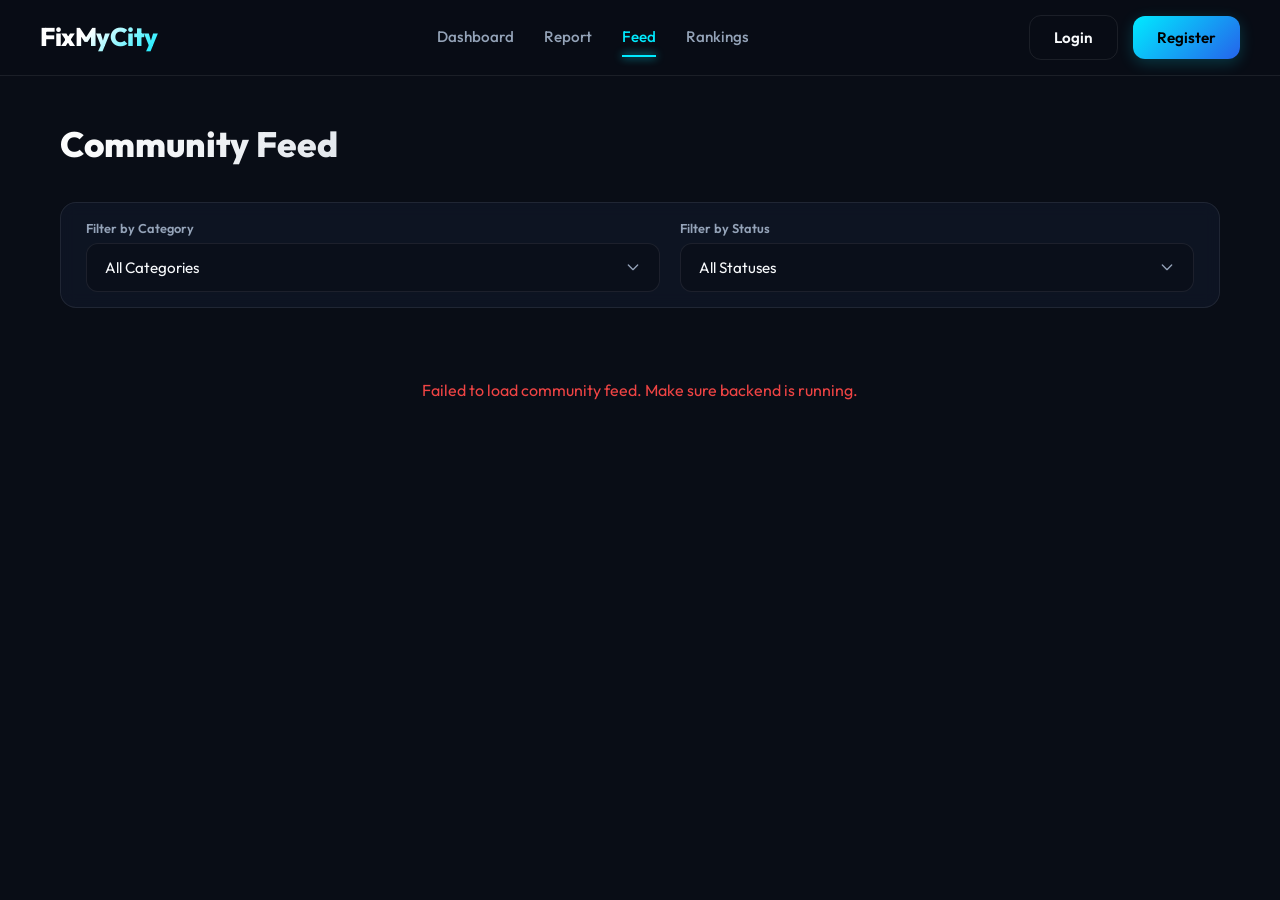
<file: frontend/feed.html>
<!DOCTYPE html>
<html lang="en">
<head>
    <meta charset="UTF-8">
    <meta name="viewport" content="width=device-width, initial-scale=1.0">
    <title>FixMyCity — Community Feed</title>
    <link rel="stylesheet" href="css/style.css">
    <link href="https://fonts.googleapis.com/css2?family=Outfit:wght@300;400;600;800&display=swap" rel="stylesheet">
</head>
<body>
    <nav class="topbar">
        <div class="brand">Fix<span>My</span>City</div>
        <div class="nav-links">
            <a href="index.html">Dashboard</a>
            <a href="report.html">Report</a>
            <a href="feed.html" class="active">Feed</a>
            <a href="leaderboard.html">Rankings</a>
        </div>
        <div class="auth-btn-group" id="auth-buttons">
            <button class="btn btn-outline" onclick="showModal('login-modal')">Login</button>
            <button class="btn btn-primary" onclick="showModal('register-modal')">Register</button>
        </div>
        <div class="auth-btn-group" id="user-profile" style="display:none;">
            <span id="user-info" style="font-weight: 600; color: var(--cyan-accent);">Citizen</span>
            <button class="btn btn-outline" onclick="handleLogout()" style="padding: 8px 16px; font-size: 0.85rem;">Logout</button>
        </div>
    </nav>

    <main class="content">
        <h1 class="page-title">Community Feed</h1>

        <!-- Filter Bar -->
        <div class="feed-filter-bar">
            <div class="form-group" style="margin-bottom: 0; flex-grow: 1;">
                <label for="filter-category" style="margin-bottom: 4px; font-size: 0.8rem;">Filter by Category</label>
                <select id="filter-category" class="form-control" onchange="applyFilters()">
                    <option value="ALL">All Categories</option>
                    <option value="Pothole">Pothole</option>
                    <option value="Water leakage">Water leakage</option>
                    <option value="Streetlight">Streetlight</option>
                    <option value="Waste management">Waste management</option>
                    <option value="Other">Other</option>
                </select>
            </div>
            <div class="form-group" style="margin-bottom: 0; flex-grow: 1;">
                <label for="filter-status" style="margin-bottom: 4px; font-size: 0.8rem;">Filter by Status</label>
                <select id="filter-status" class="form-control" onchange="applyFilters()">
                    <option value="ALL">All Statuses</option>
                    <option value="open">Open</option>
                    <option value="in-progress">In Progress</option>
                    <option value="resolved">Resolved</option>
                </select>
            </div>
        </div>

        <!-- Issue Cards Container -->
        <div id="feed-container" class="feed-grid">
            <div style="text-align: center; padding: 40px; color: var(--text-muted);">
                Loading community reports...
            </div>
        </div>
    </main>

    <!-- LOGIN MODAL -->
    <div id="login-modal" class="modal-overlay">
        <div class="modal-box">
            <div class="modal-header">
                <h3>Login to FixMyCity</h3>
                <button class="modal-close" onclick="closeModal('login-modal')">&times;</button>
            </div>
            <form onsubmit="executeLogin(event)">
                <div class="form-group">
                    <label for="login-username">Username</label>
                    <input type="text" id="login-username" class="form-control" required placeholder="Enter username">
                </div>
                <div class="form-group">
                    <label for="login-password">Password</label>
                    <input type="password" id="login-password" class="form-control" required placeholder="Enter password">
                </div>
                <div class="modal-footer">
                    <button type="button" class="btn btn-outline" onclick="closeModal('login-modal')">Cancel</button>
                    <button type="submit" class="btn btn-primary">Login</button>
                </div>
            </form>
        </div>
    </div>

    <!-- REGISTER MODAL -->
    <div id="register-modal" class="modal-overlay">
        <div class="modal-box">
            <div class="modal-header">
                <h3>Register Account</h3>
                <button class="modal-close" onclick="closeModal('register-modal')">&times;</button>
            </div>
            <form onsubmit="executeRegister(event)">
                <div class="form-group">
                    <label for="reg-name">Full Name</label>
                    <input type="text" id="reg-name" class="form-control" required placeholder="Enter your full name">
                </div>
                <div class="form-group">
                    <label for="reg-username">Username</label>
                    <input type="text" id="reg-username" class="form-control" required placeholder="Choose a username">
                </div>
                <div class="form-group">
                    <label for="reg-email">Email Address</label>
                    <input type="email" id="reg-email" class="form-control" required placeholder="Enter email address">
                </div>
                <div class="form-group">
                    <label for="reg-password">Password</label>
                    <input type="password" id="reg-password" class="form-control" required placeholder="Create password (min 4 characters)">
                </div>
                <div class="modal-footer">
                    <button type="button" class="btn btn-outline" onclick="closeModal('register-modal')">Cancel</button>
                    <button type="submit" class="btn btn-primary">Register</button>
                </div>
            </form>
        </div>
    </div>

    <script src="js/api.js"></script>
    <script src="js/feed.js"></script>
    <script>
        function checkUserAuth() {
            const user = JSON.parse(localStorage.getItem('currentUser'));
            const authButtons = document.getElementById('auth-buttons');
            const userProfile = document.getElementById('user-profile');
            const userInfo = document.getElementById('user-info');
            
            if (user) {
                authButtons.style.display = 'none';
                userProfile.style.display = 'flex';
                userInfo.textContent = `${user.name} (${user.points || 0} XP)`;
            } else {
                authButtons.style.display = 'flex';
                userProfile.style.display = 'none';
            }
        }
        
        function showModal(id) {
            document.getElementById(id).classList.add('active');
        }
        
        function closeModal(id) {
            document.getElementById(id).classList.remove('active');
        }
        
        async function executeLogin(e) {
            e.preventDefault();
            const username = document.getElementById('login-username').value;
            const password = document.getElementById('login-password').value;
            try {
                const user = await loginUser({ username, password });
                localStorage.setItem('currentUser', JSON.stringify(user));
                closeModal('login-modal');
                checkUserAuth();
                alert('Logged in successfully!');
                window.location.reload();
            } catch (err) {
                alert('Login failed: ' + err.message);
            }
        }
        
        async function executeRegister(e) {
            e.preventDefault();
            const name = document.getElementById('reg-name').value;
            const username = document.getElementById('reg-username').value;
            const email = document.getElementById('reg-email').value;
            const password = document.getElementById('reg-password').value;
            try {
                const user = await registerUser({ name, username, email, password });
                localStorage.setItem('currentUser', JSON.stringify(user));
                closeModal('register-modal');
                checkUserAuth();
                alert('Registered successfully!');
                window.location.reload();
            } catch (err) {
                alert('Registration failed: ' + err.message);
            }
        }
        
        function handleLogout() {
            localStorage.removeItem('currentUser');
            checkUserAuth();
            alert('Logged out successfully.');
            window.location.reload();
        }

        window.addEventListener('DOMContentLoaded', checkUserAuth);
    </script>
</body>
</html>
</file>
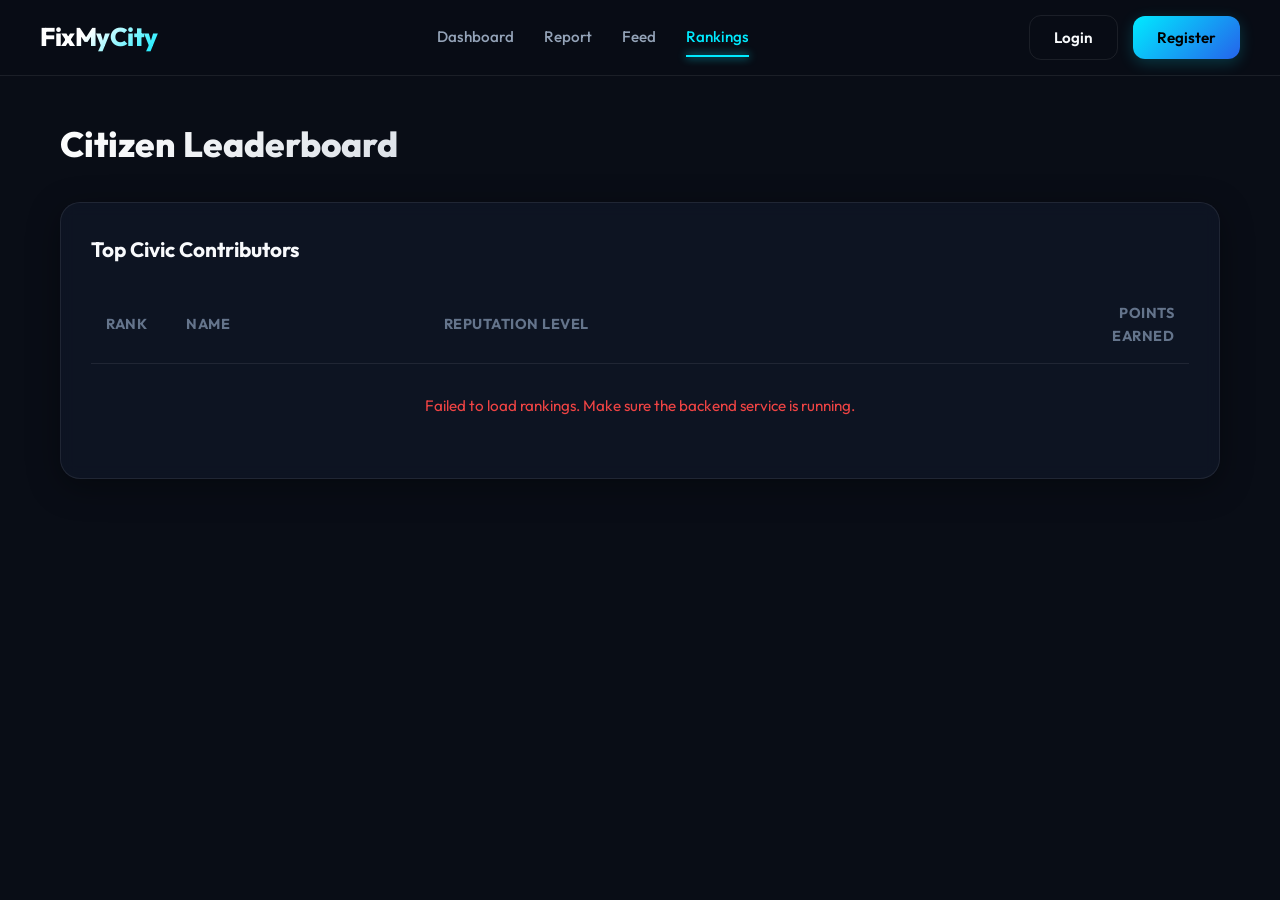
<file: frontend/leaderboard.html>
<!DOCTYPE html>
<html lang="en">
<head>
    <meta charset="UTF-8">
    <meta name="viewport" content="width=device-width, initial-scale=1.0">
    <title>FixMyCity — Citizen Leaderboard</title>
    <link rel="stylesheet" href="css/style.css">
    <link href="https://fonts.googleapis.com/css2?family=Outfit:wght@300;400;600;800&display=swap" rel="stylesheet">
</head>
<body>
    <nav class="topbar">
        <div class="brand">Fix<span>My</span>City</div>
        <div class="nav-links">
            <a href="index.html">Dashboard</a>
            <a href="report.html">Report</a>
            <a href="feed.html">Feed</a>
            <a href="leaderboard.html" class="active">Rankings</a>
        </div>
        <div class="auth-btn-group" id="auth-buttons">
            <button class="btn btn-outline" onclick="showModal('login-modal')">Login</button>
            <button class="btn btn-primary" onclick="showModal('register-modal')">Register</button>
        </div>
        <div class="auth-btn-group" id="user-profile" style="display:none;">
            <span id="user-info" style="font-weight: 600; color: var(--cyan-accent);">Citizen</span>
            <button class="btn btn-outline" onclick="handleLogout()" style="padding: 8px 16px; font-size: 0.85rem;">Logout</button>
        </div>
    </nav>

    <main class="content">
        <h1 class="page-title">Citizen Leaderboard</h1>

        <div class="leaderboard-card">
            <h2 style="font-size: 1.3rem; margin-bottom: 20px; font-weight: 700;">Top Civic Contributors</h2>
            <table class="leaderboard-table">
                <thead>
                    <tr>
                        <th style="width: 80px;">Rank</th>
                        <th>Name</th>
                        <th>Reputation Level</th>
                        <th style="text-align: right; width: 150px;">Points Earned</th>
                    </tr>
                </thead>
                <tbody id="leaderboard-body">
                    <tr>
                        <td colspan="4" style="text-align: center; padding: 30px; color: var(--text-muted);">
                            Loading leaderboard records...
                        </td>
                    </tr>
                </tbody>
            </table>
        </div>
    </main>

    <!-- LOGIN MODAL -->
    <div id="login-modal" class="modal-overlay">
        <div class="modal-box">
            <div class="modal-header">
                <h3>Login to FixMyCity</h3>
                <button class="modal-close" onclick="closeModal('login-modal')">&times;</button>
            </div>
            <form onsubmit="executeLogin(event)">
                <div class="form-group">
                    <label for="login-username">Username</label>
                    <input type="text" id="login-username" class="form-control" required placeholder="Enter username">
                </div>
                <div class="form-group">
                    <label for="login-password">Password</label>
                    <input type="password" id="login-password" class="form-control" required placeholder="Enter password">
                </div>
                <div class="modal-footer">
                    <button type="button" class="btn btn-outline" onclick="closeModal('login-modal')">Cancel</button>
                    <button type="submit" class="btn btn-primary">Login</button>
                </div>
            </form>
        </div>
    </div>

    <!-- REGISTER MODAL -->
    <div id="register-modal" class="modal-overlay">
        <div class="modal-box">
            <div class="modal-header">
                <h3>Register Account</h3>
                <button class="modal-close" onclick="closeModal('register-modal')">&times;</button>
            </div>
            <form onsubmit="executeRegister(event)">
                <div class="form-group">
                    <label for="reg-name">Full Name</label>
                    <input type="text" id="reg-name" class="form-control" required placeholder="Enter your full name">
                </div>
                <div class="form-group">
                    <label for="reg-username">Username</label>
                    <input type="text" id="reg-username" class="form-control" required placeholder="Choose a username">
                </div>
                <div class="form-group">
                    <label for="reg-email">Email Address</label>
                    <input type="email" id="reg-email" class="form-control" required placeholder="Enter email address">
                </div>
                <div class="form-group">
                    <label for="reg-password">Password</label>
                    <input type="password" id="reg-password" class="form-control" required placeholder="Create password (min 4 characters)">
                </div>
                <div class="modal-footer">
                    <button type="button" class="btn btn-outline" onclick="closeModal('register-modal')">Cancel</button>
                    <button type="submit" class="btn btn-primary">Register</button>
                </div>
            </form>
        </div>
    </div>

    <script src="js/api.js"></script>
    <script>
        function checkUserAuth() {
            const user = JSON.parse(localStorage.getItem('currentUser'));
            const authButtons = document.getElementById('auth-buttons');
            const userProfile = document.getElementById('user-profile');
            const userInfo = document.getElementById('user-info');
            
            if (user) {
                authButtons.style.display = 'none';
                userProfile.style.display = 'flex';
                userInfo.textContent = `${user.name} (${user.points || 0} XP)`;
            } else {
                authButtons.style.display = 'flex';
                userProfile.style.display = 'none';
            }
        }
        
        function showModal(id) {
            document.getElementById(id).classList.add('active');
        }
        
        function closeModal(id) {
            document.getElementById(id).classList.remove('active');
        }
        
        async function executeLogin(e) {
            e.preventDefault();
            const username = document.getElementById('login-username').value;
            const password = document.getElementById('login-password').value;
            try {
                const user = await loginUser({ username, password });
                localStorage.setItem('currentUser', JSON.stringify(user));
                closeModal('login-modal');
                checkUserAuth();
                alert('Logged in successfully!');
                window.location.reload();
            } catch (err) {
                alert('Login failed: ' + err.message);
            }
        }
        
        async function executeRegister(e) {
            e.preventDefault();
            const name = document.getElementById('reg-name').value;
            const username = document.getElementById('reg-username').value;
            const email = document.getElementById('reg-email').value;
            const password = document.getElementById('reg-password').value;
            try {
                const user = await registerUser({ name, username, email, password });
                localStorage.setItem('currentUser', JSON.stringify(user));
                closeModal('register-modal');
                checkUserAuth();
                alert('Registered successfully!');
                window.location.reload();
            } catch (err) {
                alert('Registration failed: ' + err.message);
            }
        }
        
        function handleLogout() {
            localStorage.removeItem('currentUser');
            checkUserAuth();
            alert('Logged out successfully.');
            window.location.reload();
        }

        async function loadLeaderboardData() {
            const body = document.getElementById('leaderboard-body');
            
            try {
                const data = await getLeaderboard();
                
                if (data.length === 0) {
                    body.innerHTML = '<tr><td colspan="4" style="text-align: center; padding: 30px; color: var(--text-muted);">No active citizen records found. Register and report issues to start earning XP!</td></tr>';
                    return;
                }
                
                body.innerHTML = '';
                data.forEach((user, index) => {
                    const row = document.createElement('tr');
                    row.className = `rank-${index + 1}`;
                    
                    let rankBadge = `${index + 1}`;
                    if (index === 0) rankBadge = '🥇';
                    else if (index === 1) rankBadge = '🥈';
                    else if (index === 2) rankBadge = '🥉';
                    
                    let reputationLevel = 'Novice Citizen';
                    const pts = user.points || 0;
                    if (pts >= 200) reputationLevel = 'Elite Ward Marshall';
                    else if (pts >= 100) reputationLevel = 'Active Inspector';
                    else if (pts >= 50) reputationLevel = 'Community Helper';
                    
                    row.innerHTML = `
                        <td><span class="rank-number">${rankBadge}</span></td>
                        <td><span class="citizen-name">${user.name}</span></td>
                        <td><span style="color: var(--text-gray);">${reputationLevel}</span></td>
                        <td style="text-align: right;"><span class="citizen-points">${pts} XP</span></td>
                    `;
                    body.appendChild(row);
                });
            } catch (err) {
                console.error('Error loading leaderboard:', err);
                body.innerHTML = '<tr><td colspan="4" style="text-align: center; padding: 30px; color: var(--danger);">Failed to load rankings. Make sure the backend service is running.</td></tr>';
            }
        }

        window.addEventListener('DOMContentLoaded', () => {
            checkUserAuth();
            loadLeaderboardData();
        });
    </script>
</body>
</html>
</file>
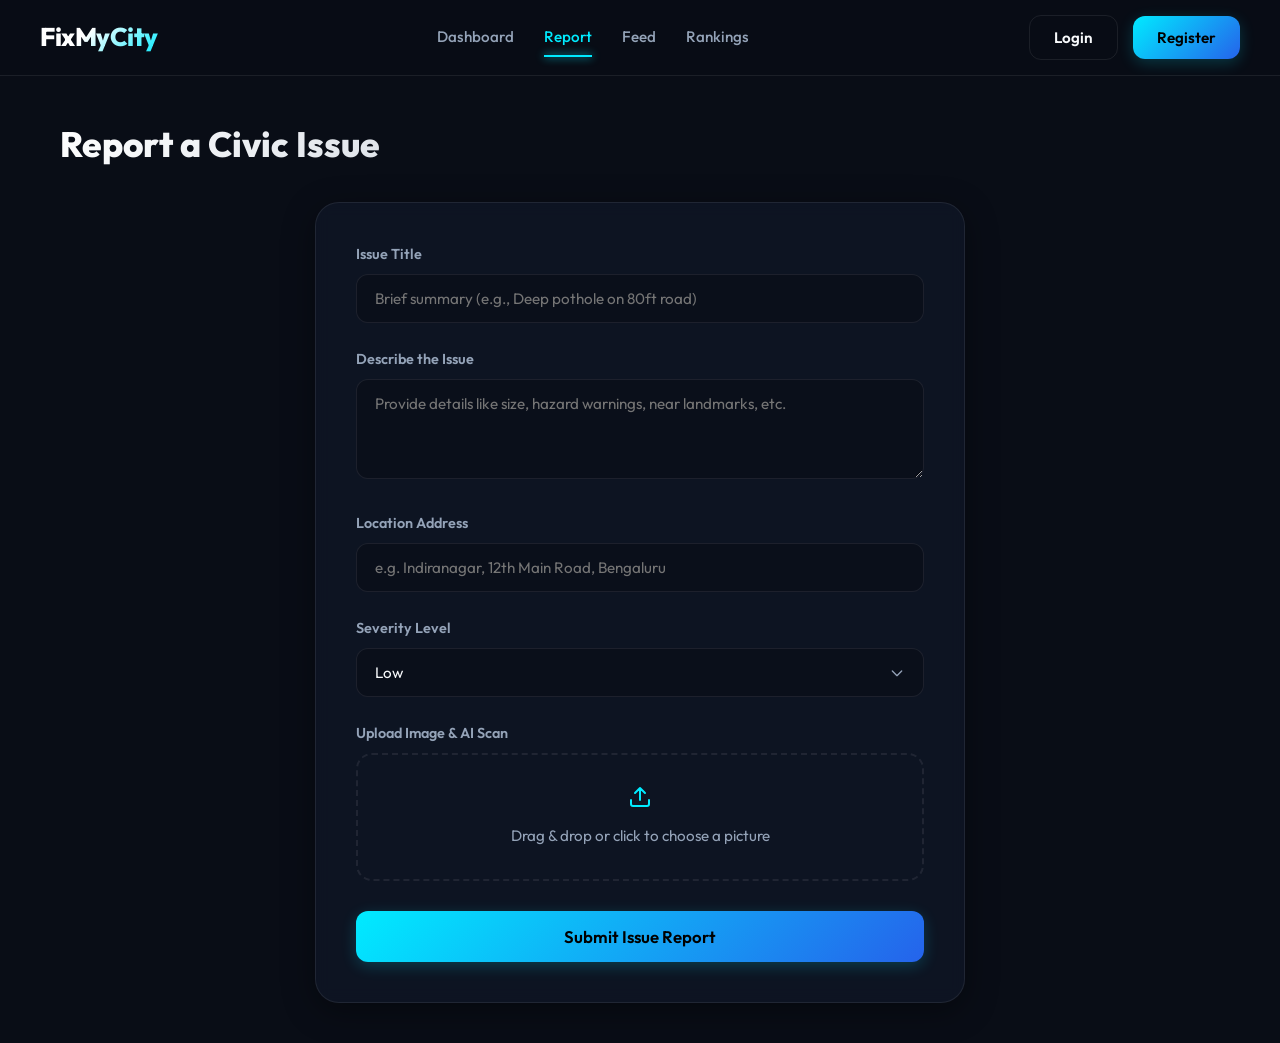
<file: frontend/report.html>
<!DOCTYPE html>
<html lang="en">
<head>
    <meta charset="UTF-8">
    <meta name="viewport" content="width=device-width, initial-scale=1.0">
    <title>FixMyCity — Report Issue</title>
    <link rel="stylesheet" href="css/style.css">
    <link href="https://fonts.googleapis.com/css2?family=Outfit:wght@300;400;600;800&display=swap" rel="stylesheet">
</head>
<body>
    <nav class="topbar">
        <div class="brand">Fix<span>My</span>City</div>
        <div class="nav-links">
            <a href="index.html">Dashboard</a>
            <a href="report.html" class="active">Report</a>
            <a href="feed.html">Feed</a>
            <a href="leaderboard.html">Rankings</a>
        </div>
        <div class="auth-btn-group" id="auth-buttons">
            <button class="btn btn-outline" onclick="showModal('login-modal')">Login</button>
            <button class="btn btn-primary" onclick="showModal('register-modal')">Register</button>
        </div>
        <div class="auth-btn-group" id="user-profile" style="display:none;">
            <span id="user-info" style="font-weight: 600; color: var(--cyan-accent);">Citizen</span>
            <button class="btn btn-outline" onclick="handleLogout()" style="padding: 8px 16px; font-size: 0.85rem;">Logout</button>
        </div>
    </nav>

    <main class="content">
        <h1 class="page-title">Report a Civic Issue</h1>

        <div class="form-container">
            <form id="report-form" enctype="multipart/form-data">
                <div class="form-group">
                    <label for="title">Issue Title</label>
                    <input type="text" id="title" class="form-control" placeholder="Brief summary (e.g., Deep pothole on 80ft road)" required>
                </div>

                <div class="form-group">
                    <label for="description">Describe the Issue</label>
                    <textarea id="description" class="form-control" placeholder="Provide details like size, hazard warnings, near landmarks, etc." required></textarea>
                </div>

                <div class="form-group">
                    <label for="location">Location Address</label>
                    <input type="text" id="location" class="form-control" placeholder="e.g. Indiranagar, 12th Main Road, Bengaluru" required>
                </div>

                <div class="form-group">
                    <label for="severity">Severity Level</label>
                    <select id="severity" class="form-control">
                        <option value="low">Low</option>
                        <option value="medium">Medium</option>
                        <option value="high">High</option>
                        <option value="critical">Critical</option>
                    </select>
                </div>

                <div class="form-group">
                    <label>Upload Image & AI Scan</label>
                    <div class="file-upload-wrapper">
                        <div class="file-upload-text">
                            <svg width="24" height="24" viewBox="0 0 24 24" fill="none" stroke="currentColor" stroke-width="2" stroke-linecap="round" stroke-linejoin="round" style="margin-bottom: 8px; color: var(--cyan-accent);">
                                <path d="M21 15v4a2 2 0 0 1-2 2H5a2 2 0 0 1-2-2v-4M17 8l-5-5-5 5M12 3v12"/>
                            </svg>
                            <p>Drag & drop or click to choose a picture</p>
                        </div>
                        <input type="file" id="image" accept="image/*">
                    </div>
                    <img id="preview" class="image-preview">
                </div>

                <!-- AI Analysis Response Container -->
                <div id="ai-result" class="ai-panel" style="display:none; margin-top: 20px; border-color: rgba(0, 235, 255, 0.4);">
                    <h2>
                        <svg width="20" height="20" viewBox="0 0 24 24" fill="none" stroke="currentColor" stroke-width="2" stroke-linecap="round" stroke-linejoin="round" style="color: var(--cyan-accent);">
                            <path d="M12 2v2M12 20v2M4.93 4.93l1.41 1.41M17.66 17.66l1.41 1.41M2 12h2M20 12h2M6.34 17.66l-1.41 1.41M19.07 4.93l-1.41 1.41"/>
                            <circle cx="12" cy="12" r="4"/>
                        </svg>
                        Gemini AI Analysis & Auto-Classification
                    </h2>
                    <div class="ai-panel-content" id="ai-result-text">Scanning image...</div>
                </div>

                <div style="margin-top: 30px;">
                    <button type="submit" class="btn btn-primary" style="width: 100%; padding: 15px; font-size: 1.05rem;">
                        Submit Issue Report
                    </button>
                </div>
            </form>
        </div>
    </main>

    <!-- LOGIN MODAL -->
    <div id="login-modal" class="modal-overlay">
        <div class="modal-box">
            <div class="modal-header">
                <h3>Login to FixMyCity</h3>
                <button class="modal-close" onclick="closeModal('login-modal')">&times;</button>
            </div>
            <form onsubmit="executeLogin(event)">
                <div class="form-group">
                    <label for="login-username">Username</label>
                    <input type="text" id="login-username" class="form-control" required placeholder="Enter username">
                </div>
                <div class="form-group">
                    <label for="login-password">Password</label>
                    <input type="password" id="login-password" class="form-control" required placeholder="Enter password">
                </div>
                <div class="modal-footer">
                    <button type="button" class="btn btn-outline" onclick="closeModal('login-modal')">Cancel</button>
                    <button type="submit" class="btn btn-primary">Login</button>
                </div>
            </form>
        </div>
    </div>

    <!-- REGISTER MODAL -->
    <div id="register-modal" class="modal-overlay">
        <div class="modal-box">
            <div class="modal-header">
                <h3>Register Account</h3>
                <button class="modal-close" onclick="closeModal('register-modal')">&times;</button>
            </div>
            <form onsubmit="executeRegister(event)">
                <div class="form-group">
                    <label for="reg-name">Full Name</label>
                    <input type="text" id="reg-name" class="form-control" required placeholder="Enter your full name">
                </div>
                <div class="form-group">
                    <label for="reg-username">Username</label>
                    <input type="text" id="reg-username" class="form-control" required placeholder="Choose a username">
                </div>
                <div class="form-group">
                    <label for="reg-email">Email Address</label>
                    <input type="email" id="reg-email" class="form-control" required placeholder="Enter email address">
                </div>
                <div class="form-group">
                    <label for="reg-password">Password</label>
                    <input type="password" id="reg-password" class="form-control" required placeholder="Create password (min 4 characters)">
                </div>
                <div class="modal-footer">
                    <button type="button" class="btn btn-outline" onclick="closeModal('register-modal')">Cancel</button>
                    <button type="submit" class="btn btn-primary">Register</button>
                </div>
            </form>
        </div>
    </div>

    <script src="js/api.js"></script>
    <script src="js/report.js"></script>
    <script>
        function checkUserAuth() {
            const user = JSON.parse(localStorage.getItem('currentUser'));
            const authButtons = document.getElementById('auth-buttons');
            const userProfile = document.getElementById('user-profile');
            const userInfo = document.getElementById('user-info');
            
            if (user) {
                authButtons.style.display = 'none';
                userProfile.style.display = 'flex';
                userInfo.textContent = `${user.name} (${user.points || 0} XP)`;
            } else {
                authButtons.style.display = 'flex';
                userProfile.style.display = 'none';
            }
        }
        
        function showModal(id) {
            document.getElementById(id).classList.add('active');
        }
        
        function closeModal(id) {
            document.getElementById(id).classList.remove('active');
        }
        
        async function executeLogin(e) {
            e.preventDefault();
            const username = document.getElementById('login-username').value;
            const password = document.getElementById('login-password').value;
            try {
                const user = await loginUser({ username, password });
                localStorage.setItem('currentUser', JSON.stringify(user));
                closeModal('login-modal');
                checkUserAuth();
                alert('Logged in successfully!');
                window.location.reload();
            } catch (err) {
                alert('Login failed: ' + err.message);
            }
        }
        
        async function executeRegister(e) {
            e.preventDefault();
            const name = document.getElementById('reg-name').value;
            const username = document.getElementById('reg-username').value;
            const email = document.getElementById('reg-email').value;
            const password = document.getElementById('reg-password').value;
            try {
                const user = await registerUser({ name, username, email, password });
                localStorage.setItem('currentUser', JSON.stringify(user));
                closeModal('register-modal');
                checkUserAuth();
                alert('Registered successfully!');
                window.location.reload();
            } catch (err) {
                alert('Registration failed: ' + err.message);
            }
        }
        
        function handleLogout() {
            localStorage.removeItem('currentUser');
            checkUserAuth();
            alert('Logged out successfully.');
            window.location.reload();
        }

        window.addEventListener('DOMContentLoaded', checkUserAuth);
    </script>
</body>
</html>
</file>
<file: frontend/css/style.css>
:root {
    --bg-dark: #090d16;
    --bg-card: rgba(18, 26, 44, 0.6);
    --border-color: rgba(255, 255, 255, 0.08);
    --cyan-accent: #00ebff;
    --cyan-glow: rgba(0, 235, 255, 0.35);
    --blue-accent: #2563eb;
    --blue-glow: rgba(37, 99, 235, 0.35);
    --text-white: #f8fafc;
    --text-gray: #94a3b8;
    --text-muted: #64748b;
    --success: #10b981;
    --warning: #f59e0b;
    --danger: #ef4444;
    --font-sans: 'Outfit', 'Inter', -apple-system, sans-serif;
    --shadow-premium: 0 8px 32px 0 rgba(0, 0, 0, 0.37);
}

* {
    margin: 0;
    padding: 0;
    box-sizing: border-box;
}

body {
    background-color: var(--bg-dark);
    color: var(--text-white);
    font-family: var(--font-sans);
    line-height: 1.6;
    min-height: 100vh;
}

/* Header & Navigation */
.topbar {
    background: rgba(9, 13, 22, 0.85);
    backdrop-filter: blur(12px);
    border-bottom: 1px solid var(--border-color);
    padding: 15px 40px;
    display: flex;
    justify-content: space-between;
    align-items: center;
    position: sticky;
    top: 0;
    z-index: 100;
}

.brand {
    font-size: 1.6rem;
    font-weight: 800;
    letter-spacing: -0.5px;
    background: linear-gradient(135deg, #ffffff 40%, var(--cyan-accent) 100%);
    -webkit-background-clip: text;
    -webkit-text-fill-color: transparent;
}

.brand span {
    color: var(--cyan-accent);
}

.nav-links {
    display: flex;
    gap: 30px;
}

.nav-links a {
    color: var(--text-gray);
    text-decoration: none;
    font-size: 0.95rem;
    font-weight: 500;
    transition: all 0.3s ease;
    position: relative;
    padding: 5px 0;
}

.nav-links a:hover {
    color: var(--cyan-accent);
    text-shadow: 0 0 10px var(--cyan-glow);
}

.nav-links a.active {
    color: var(--cyan-accent);
}

.nav-links a.active::after {
    content: '';
    position: absolute;
    bottom: -2px;
    left: 0;
    width: 100%;
    height: 2px;
    background-color: var(--cyan-accent);
    box-shadow: 0 0 8px var(--cyan-accent);
}

.auth-btn-group {
    display: flex;
    gap: 15px;
    align-items: center;
}

/* Main Container Layout */
.content {
    max-width: 1200px;
    margin: 40px auto;
    padding: 0 20px;
}

h1.page-title {
    font-size: 2.2rem;
    font-weight: 800;
    margin-bottom: 30px;
    background: linear-gradient(135deg, #ffffff 0%, var(--text-gray) 100%);
    -webkit-background-clip: text;
    -webkit-text-fill-color: transparent;
}

/* KPI Dashboard Cards */
.kpi-grid {
    display: grid;
    grid-template-columns: repeat(auto-fit, minmax(280px, 1fr));
    gap: 25px;
    margin-bottom: 40px;
}

.kpi-card {
    background: var(--bg-card);
    border: 1px solid var(--border-color);
    border-radius: 16px;
    padding: 25px;
    box-shadow: var(--shadow-premium);
    backdrop-filter: blur(8px);
    transition: all 0.3s cubic-bezier(0.4, 0, 0.2, 1);
    position: relative;
    overflow: hidden;
}

.kpi-card:hover {
    transform: translateY(-5px);
    border-color: rgba(0, 235, 255, 0.3);
    box-shadow: 0 12px 40px 0 rgba(0, 235, 255, 0.1);
}

.kpi-card::before {
    content: '';
    position: absolute;
    top: 0;
    left: 0;
    width: 4px;
    height: 100%;
}

.kpi-card.total::before { background-color: var(--cyan-accent); }
.kpi-card.resolved::before { background-color: var(--success); }
.kpi-card.in-progress::before { background-color: var(--warning); }

.kpi-card h3 {
    font-size: 0.9rem;
    text-transform: uppercase;
    letter-spacing: 1px;
    color: var(--text-gray);
    margin-bottom: 10px;
}

.kpi-card .number {
    font-size: 2.2rem;
    font-weight: 800;
    color: var(--text-white);
}

/* Charts Grid */
.charts-grid {
    display: grid;
    grid-template-columns: 1fr 1fr;
    gap: 30px;
    margin-bottom: 40px;
}

@media (max-width: 900px) {
    .charts-grid {
        grid-template-columns: 1fr;
    }
}

.chart-card {
    background: var(--bg-card);
    border: 1px solid var(--border-color);
    border-radius: 16px;
    padding: 25px;
    box-shadow: var(--shadow-premium);
    backdrop-filter: blur(8px);
}

.chart-card h2 {
    font-size: 1.25rem;
    font-weight: 700;
    margin-bottom: 20px;
    color: var(--text-white);
}

/* AI Insights Panel */
.ai-panel {
    background: linear-gradient(135deg, rgba(0, 235, 255, 0.05) 0%, rgba(37, 99, 235, 0.02) 100%);
    border: 1px solid rgba(0, 235, 255, 0.2);
    border-radius: 20px;
    padding: 30px;
    margin-bottom: 40px;
    box-shadow: 0 8px 32px 0 rgba(0, 235, 255, 0.05);
    position: relative;
}

.ai-panel h2 {
    font-size: 1.3rem;
    font-weight: 800;
    color: var(--cyan-accent);
    margin-bottom: 15px;
    display: flex;
    align-items: center;
    gap: 10px;
}

.ai-panel-content {
    color: #cbd5e1;
    font-size: 0.98rem;
    line-height: 1.7;
}

.ai-panel-content ul {
    margin-left: 20px;
}

.ai-panel-content li {
    margin-bottom: 10px;
}

.ai-panel-content strong {
    color: var(--text-white);
}

/* Forms styling */
.form-container {
    max-width: 650px;
    margin: 0 auto;
    background: var(--bg-card);
    border: 1px solid var(--border-color);
    border-radius: 24px;
    padding: 40px;
    box-shadow: var(--shadow-premium);
    backdrop-filter: blur(8px);
}

.form-group {
    margin-bottom: 25px;
}

.form-group label {
    display: block;
    font-size: 0.9rem;
    font-weight: 600;
    color: var(--text-gray);
    margin-bottom: 8px;
}

.form-control {
    width: 100%;
    background: rgba(9, 13, 22, 0.6);
    border: 1px solid var(--border-color);
    border-radius: 12px;
    padding: 14px 18px;
    color: var(--text-white);
    font-size: 0.95rem;
    font-family: var(--font-sans);
    transition: all 0.3s ease;
}

.form-control:focus {
    outline: none;
    border-color: var(--cyan-accent);
    box-shadow: 0 0 10px rgba(0, 235, 255, 0.2);
}

textarea.form-control {
    resize: vertical;
    min-height: 100px;
}

select.form-control {
    appearance: none;
    cursor: pointer;
    background-image: url("data:image/svg+xml,%3Csvg xmlns='http://www.w3.org/2000/svg' fill='none' viewBox='0 0 24 24' stroke='%2394a3b8'%3E%3Cpath stroke-linecap='round' stroke-linejoin='round' stroke-width='2' d='M19 9l-7 7-7-7'/%3E%3C/svg%3E");
    background-repeat: no-repeat;
    background-position: right 18px center;
    background-size: 16px;
    padding-right: 45px;
}

/* Custom Image Upload & Preview */
.file-upload-wrapper {
    position: relative;
    border: 2px dashed var(--border-color);
    border-radius: 16px;
    padding: 30px;
    text-align: center;
    cursor: pointer;
    transition: all 0.3s ease;
}

.file-upload-wrapper:hover {
    border-color: var(--cyan-accent);
    background: rgba(0, 235, 255, 0.02);
}

.file-upload-wrapper input[type="file"] {
    position: absolute;
    top: 0;
    left: 0;
    width: 100%;
    height: 100%;
    opacity: 0;
    cursor: pointer;
}

.file-upload-text {
    color: var(--text-gray);
    font-size: 0.95rem;
}

.image-preview {
    max-width: 100%;
    max-height: 300px;
    margin-top: 20px;
    border-radius: 12px;
    display: none;
    object-fit: contain;
    border: 1px solid var(--border-color);
}

/* Buttons */
.btn {
    display: inline-flex;
    align-items: center;
    justify-content: center;
    padding: 12px 24px;
    font-size: 0.95rem;
    font-weight: 600;
    font-family: var(--font-sans);
    border-radius: 12px;
    border: none;
    cursor: pointer;
    transition: all 0.3s ease;
    text-decoration: none;
    gap: 8px;
}

.btn-primary {
    background: linear-gradient(135deg, var(--cyan-accent) 0%, var(--blue-accent) 100%);
    color: #000;
    box-shadow: 0 4px 15px rgba(0, 235, 255, 0.2);
}

.btn-primary:hover {
    transform: translateY(-2px);
    box-shadow: 0 6px 20px rgba(0, 235, 255, 0.4);
}

.btn-outline {
    background: transparent;
    border: 1px solid var(--border-color);
    color: var(--text-white);
}

.btn-outline:hover {
    background: rgba(255, 255, 255, 0.05);
    border-color: var(--text-gray);
}

.btn-success {
    background: var(--success);
    color: #000;
}

.btn-success:hover {
    opacity: 0.9;
}

/* Feed page issues list */
.feed-filter-bar {
    display: flex;
    gap: 20px;
    align-items: center;
    background: var(--bg-card);
    border: 1px solid var(--border-color);
    border-radius: 16px;
    padding: 15px 25px;
    margin-bottom: 30px;
    backdrop-filter: blur(8px);
}

.feed-grid {
    display: grid;
    grid-template-columns: 1fr;
    gap: 25px;
}

.issue-card {
    background: var(--bg-card);
    border: 1px solid var(--border-color);
    border-radius: 20px;
    padding: 30px;
    box-shadow: var(--shadow-premium);
    backdrop-filter: blur(8px);
    display: flex;
    gap: 30px;
}

@media (max-width: 768px) {
    .issue-card {
        flex-direction: column;
        gap: 20px;
    }
}

.issue-image-container {
    width: 240px;
    height: 180px;
    flex-shrink: 0;
    border-radius: 12px;
    overflow: hidden;
    background: rgba(0, 0, 0, 0.2);
    border: 1px solid var(--border-color);
}

@media (max-width: 768px) {
    .issue-image-container {
        width: 100%;
        height: 200px;
    }
}

.issue-image-container img {
    width: 100%;
    height: 100%;
    object-fit: cover;
}

.issue-details {
    flex-grow: 1;
    display: flex;
    flex-direction: column;
}

.issue-meta {
    display: flex;
    align-items: center;
    gap: 15px;
    font-size: 0.85rem;
    color: var(--text-gray);
    margin-bottom: 12px;
    flex-wrap: wrap;
}

.issue-badge {
    padding: 3px 10px;
    border-radius: 20px;
    font-size: 0.75rem;
    font-weight: 700;
    text-transform: uppercase;
}

.issue-badge.category { background: rgba(37, 99, 235, 0.2); color: #93c5fd; border: 1px solid rgba(37, 99, 235, 0.3); }
.issue-badge.severity-low { background: rgba(16, 185, 129, 0.15); color: #a7f3d0; }
.issue-badge.severity-medium { background: rgba(245, 158, 11, 0.15); color: #fde68a; }
.issue-badge.severity-high { background: rgba(239, 68, 68, 0.15); color: #fca5a5; }
.issue-badge.severity-critical { background: rgba(239, 68, 68, 0.25); color: #fecaca; border: 1px solid rgba(239, 68, 68, 0.5); }
.issue-badge.status-open { background: rgba(245, 158, 11, 0.1); color: var(--warning); border: 1px solid rgba(245, 158, 11, 0.2); }
.issue-badge.status-resolved { background: rgba(16, 185, 129, 0.1); color: var(--success); border: 1px solid rgba(16, 185, 129, 0.2); }

.issue-card h2 {
    font-size: 1.4rem;
    font-weight: 700;
    margin-bottom: 10px;
    color: var(--text-white);
}

.issue-desc {
    color: var(--text-gray);
    font-size: 0.95rem;
    margin-bottom: 20px;
}

.issue-ai-analysis {
    background: rgba(0, 235, 255, 0.03);
    border: 1px dashed rgba(0, 235, 255, 0.2);
    border-radius: 12px;
    padding: 15px;
    margin-bottom: 20px;
    font-size: 0.9rem;
    color: #94a3b8;
}

.issue-ai-analysis header {
    font-weight: 700;
    color: var(--cyan-accent);
    margin-bottom: 5px;
}

.issue-actions {
    display: flex;
    justify-content: space-between;
    align-items: center;
    margin-top: auto;
    flex-wrap: wrap;
    gap: 15px;
}

/* Leaderboard Rankings */
.leaderboard-card {
    background: var(--bg-card);
    border: 1px solid var(--border-color);
    border-radius: 20px;
    padding: 30px;
    box-shadow: var(--shadow-premium);
    backdrop-filter: blur(8px);
}

.leaderboard-table {
    width: 100%;
    border-collapse: collapse;
    margin-top: 15px;
}

.leaderboard-table th {
    text-align: left;
    padding: 15px;
    font-size: 0.9rem;
    text-transform: uppercase;
    letter-spacing: 0.5px;
    color: var(--text-muted);
    border-bottom: 1px solid var(--border-color);
}

.leaderboard-table td {
    padding: 18px 15px;
    font-size: 0.95rem;
    border-bottom: 1px solid rgba(255, 255, 255, 0.04);
}

.leaderboard-table tr:last-child td {
    border-bottom: none;
}

.leaderboard-table tr:hover td {
    background: rgba(255, 255, 255, 0.01);
}

.rank-number {
    font-weight: 800;
    font-size: 1.1rem;
    color: var(--text-gray);
}

.rank-1 .rank-number { color: #ffd700; }
.rank-2 .rank-number { color: #c0c0c0; }
.rank-3 .rank-number { color: #cd7f32; }

.citizen-name {
    font-weight: 600;
}

.citizen-points {
    font-weight: 700;
    color: var(--cyan-accent);
}

/* User authentication modals */
.modal-overlay {
    position: fixed;
    top: 0;
    left: 0;
    width: 100%;
    height: 100%;
    background: rgba(9, 13, 22, 0.85);
    backdrop-filter: blur(8px);
    display: flex;
    align-items: center;
    justify-content: center;
    z-index: 200;
    opacity: 0;
    pointer-events: none;
    transition: opacity 0.3s ease;
}

.modal-overlay.active {
    opacity: 1;
    pointer-events: auto;
}

.modal-box {
    background: #0f172a;
    border: 1px solid var(--border-color);
    border-radius: 24px;
    width: 450px;
    max-width: 90%;
    padding: 35px;
    box-shadow: 0 20px 50px rgba(0, 0, 0, 0.5);
    transform: translateY(20px);
    transition: transform 0.3s ease;
}

.modal-overlay.active .modal-box {
    transform: translateY(0);
}

.modal-header {
    display: flex;
    justify-content: space-between;
    align-items: center;
    margin-bottom: 25px;
}

.modal-header h3 {
    font-size: 1.3rem;
    font-weight: 800;
}

.modal-close {
    background: none;
    border: none;
    color: var(--text-gray);
    font-size: 1.5rem;
    cursor: pointer;
    transition: color 0.3s ease;
}

.modal-close:hover {
    color: var(--cyan-accent);
}

.modal-footer {
    display: flex;
    justify-content: flex-end;
    gap: 15px;
    margin-top: 25px;
}
</file>
